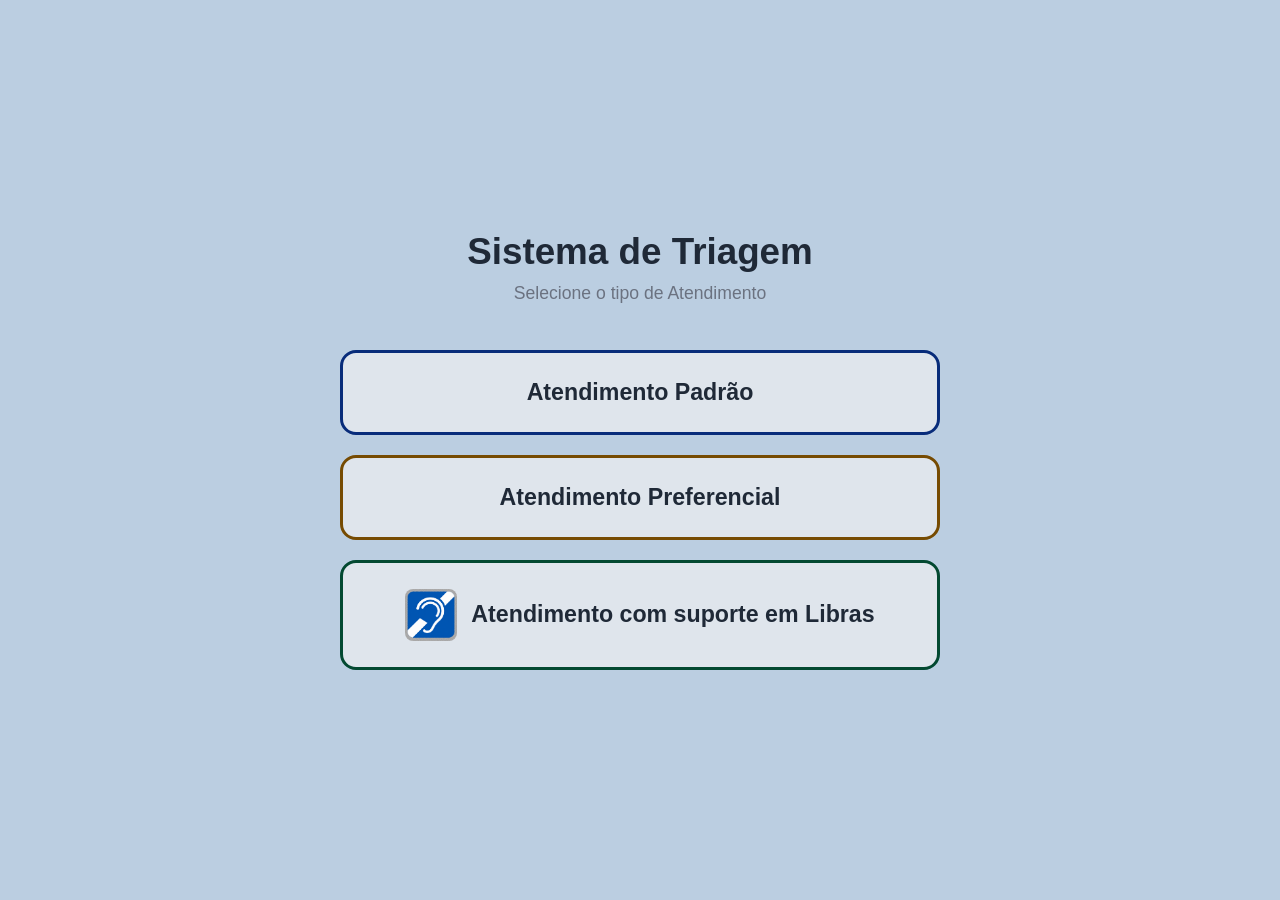
<file: index.html>
<!DOCTYPE html>
<html lang="pt-BR">
<head>
  <meta charset="UTF-8" />
  <meta name="viewport" content="width=device-width, initial-scale=1.0"/>
  <title>Sistema de Triagem</title>

  <link rel="stylesheet" href="style.css" />
</head>
<body>



  <!-- Conteúdo -->
  <main class="container">
    <h1>Sistema de Triagem</h1>
    <p>Selecione o tipo de Atendimento</p>

    <div class="buttons">

      <a href="./pages/Atendimento_Geral.html?tipo=G" onclick="sessionStorage.setItem('inicioTriagem', Date.now())">
          <button class="btn padrao">Atendimento Padrão</button>
      </a>

      <a href="./pages/Atendimento_Geral.html?tipo=P" onclick="sessionStorage.setItem('inicioTriagem', Date.now())">
          <button class="btn preferencial">Atendimento Preferencial</button>
      </a>

      <a href="./pages/Atendimento_Libras.html?tipo=L" onclick="sessionStorage.setItem('inicioTriagem', Date.now())">
        <button class="btn libras">
          <img
            src="./icones/acessibilidade-libras.png"
            alt=""
            class="icone-libras"
          >
          <span>Atendimento com suporte em Libras</span>
        </button>
      </a>

<!--  <a href="./pages/Tela_Monitor.html">
          <button class="btn monitor">Monitor</button>
      </a>

      <a href="./pages/Recepcao.html">
          <button class="btn padrao">Recepção</button>
      </a>
    -->
    </div>
  </main>

</body>
</html>
</file>
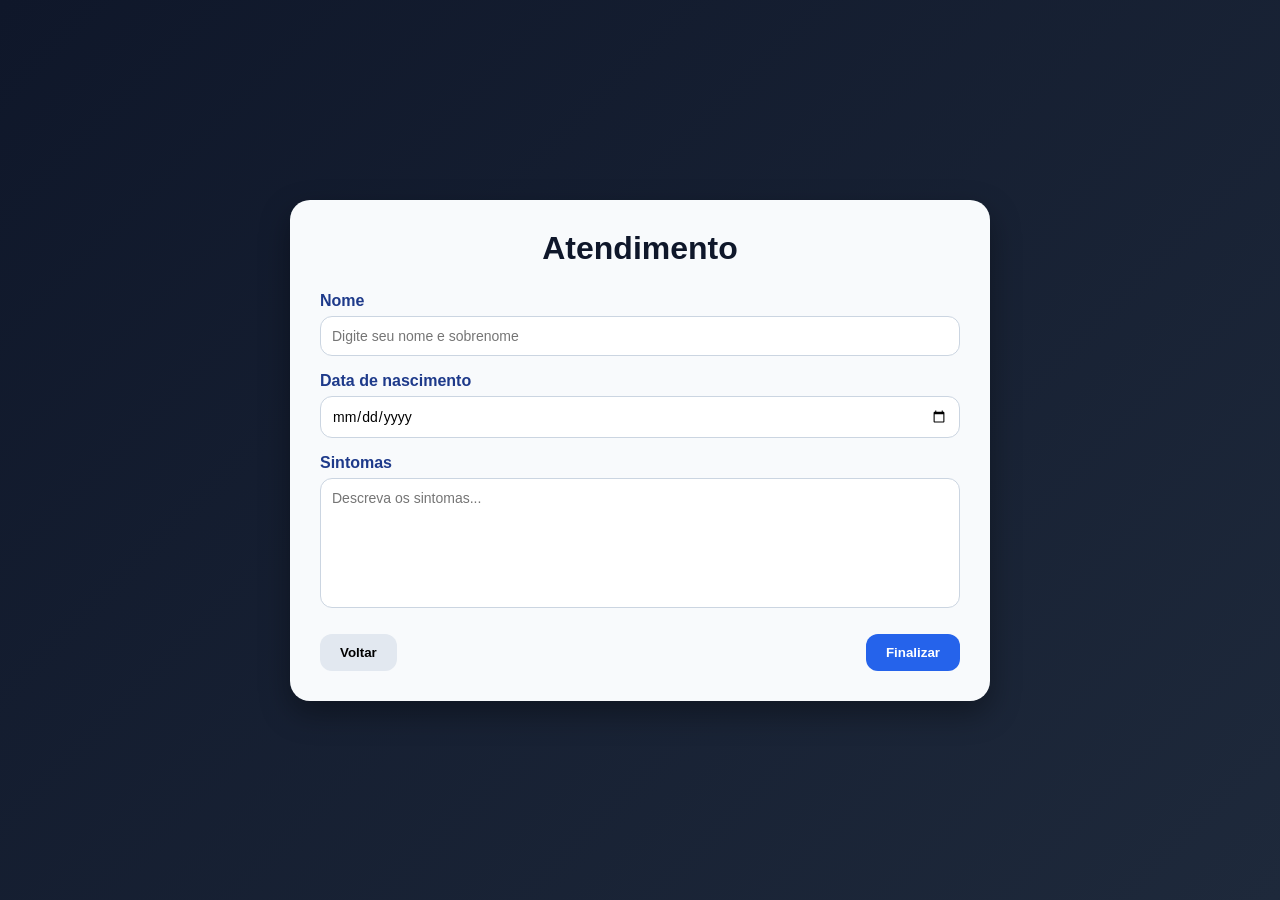
<file: pages/Atendimento_Geral.html>
<!DOCTYPE html>
<html lang="pt-BR">
<head>
    <meta charset="UTF-8">
    <meta name="viewport" content="width=device-width, initial-scale=1.0">
    <title>Atendimento Geral</title>
    <link rel="stylesheet" href="../styles/Atendimento_Geral.css" />
    <script src="../script/Atendimento_Geral.js" defer></script>
</head>
<body>

    <div class="container">

        <h1 class="titulo">Atendimento</h1>

        <form id="formulario">

            <div class="campo">
                <label for="nome">Nome</label>
                <input type="text" id="nome" placeholder="Digite seu nome e sobrenome">
            </div>

            <div class="campo">
                <label for="data">Data de nascimento</label>
                <input type="date" id="data">
            </div>

            <div class="campo">
                <label for="sintomas">Sintomas</label>
                <textarea id="sintomas" placeholder="Descreva os sintomas..."></textarea>
            </div>

            <div class="botoes">
                <button type="button" class="btn voltar" onclick="history.back()">Voltar</button>
                <button type="submit" class="btn finalizar">Finalizar</button>
            </div>

        </form>

    </div>

</body>
</html>
</file>
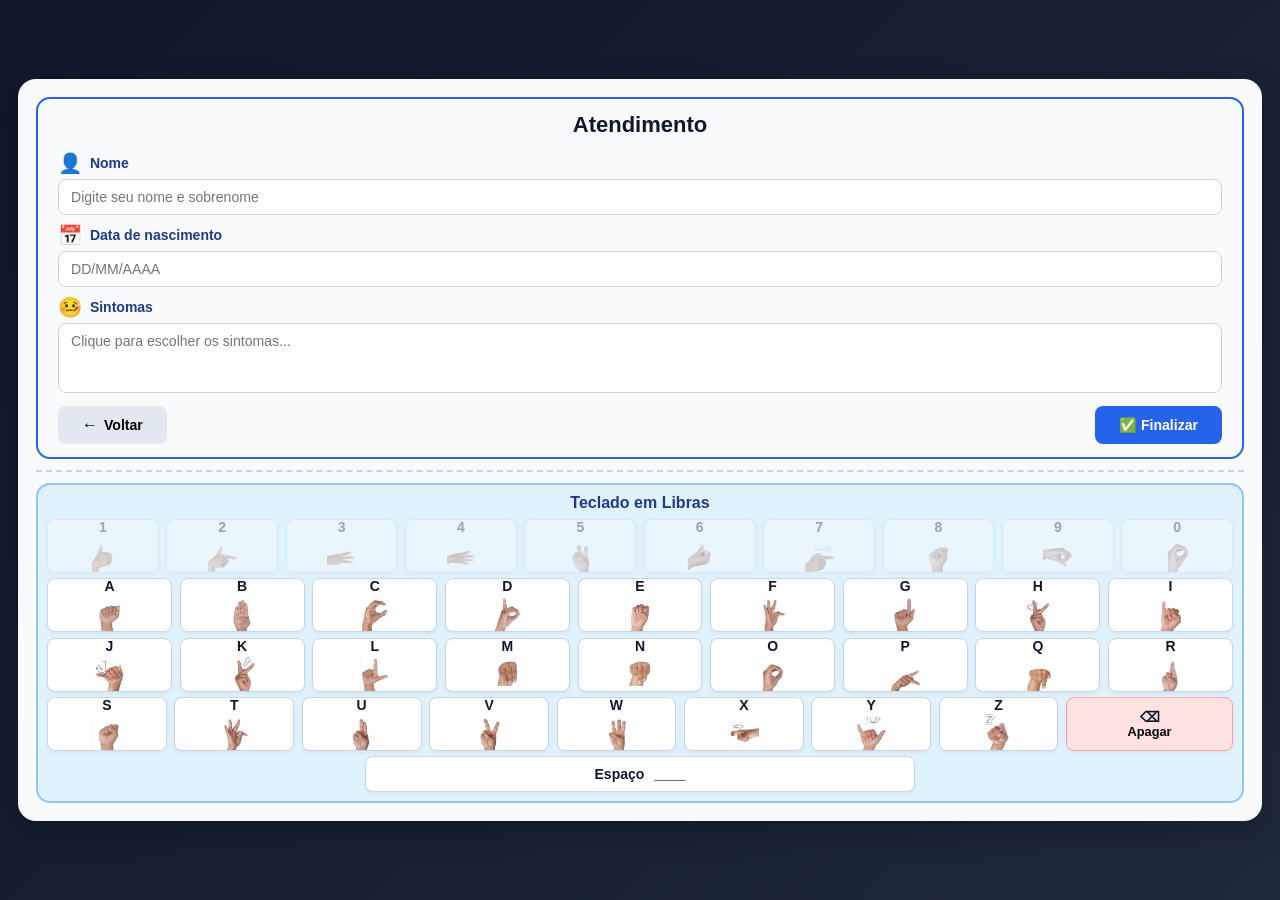
<file: pages/Atendimento_Libras.html>
<!DOCTYPE html>
<html lang="pt-BR">
<head>
    <meta charset="UTF-8">
    <meta name="viewport" content="width=device-width, initial-scale=1.0">
    <title>Atendimento em Libras</title>
    <link rel="stylesheet" href="../styles/Atendimento_Libras.css" />
    <script src="../script/Atendimento_Libras.js" defer></script>
</head>
<body>

    <div class="container">

        <div class="painel-superior">

            <div class="coluna esquerda">
                <h1 class="titulo">Atendimento</h1>

                <form id="formulario" class="formulario">

                    <div class="campo">
                        <label><span class="icone-campo">👤</span> Nome</label>
                        <input type="text" id="nome" placeholder="Digite seu nome e sobrenome">
                    </div>

                    <div class="campo">
                        <label><span class="icone-campo">📅</span> Data de nascimento</label>
                        <input type="date" id="data">
                    </div>

                    <div class="campo campo-sintomas">
                        <label><span class="icone-campo">🤒</span> Sintomas</label>
                        <textarea id="sintomas" placeholder="Clique para escolher os sintomas..." readonly></textarea>
                    </div>

                    <div class="botoes">
                        <button type="button" class="btn voltar" onclick="history.back()">Voltar</button>
                        <button type="submit" class="btn finalizar">✅ Finalizar</button>
                    </div>

                </form>
            </div>

        </div>

        <hr class="divisor">

        <div class="painel-inferior">
            <h2 class="titulo-teclado">Teclado em Libras</h2>

            <div class="teclado-libras">

                <div class="linha-teclado">
                    <button class="tecla"><span class="letra">1</span><span class="sinal"></span></button>
                    <button class="tecla"><span class="letra">2</span><span class="sinal"></span></button>
                    <button class="tecla"><span class="letra">3</span><span class="sinal"></span></button>
                    <button class="tecla"><span class="letra">4</span><span class="sinal"></span></button>
                    <button class="tecla"><span class="letra">5</span><span class="sinal"></span></button>
                    <button class="tecla"><span class="letra">6</span><span class="sinal"></span></button>
                    <button class="tecla"><span class="letra">7</span><span class="sinal"></span></button>
                    <button class="tecla"><span class="letra">8</span><span class="sinal"></span></button>
                    <button class="tecla"><span class="letra">9</span><span class="sinal"></span></button>
                    <button class="tecla"><span class="letra">0</span><span class="sinal"></span></button>
                </div>

                <div class="linha-teclado">
                    <button class="tecla"><span class="letra">A</span><span class="sinal"></span></button>
                    <button class="tecla"><span class="letra">B</span><span class="sinal"></span></button>
                    <button class="tecla"><span class="letra">C</span><span class="sinal"></span></button>
                    <button class="tecla"><span class="letra">D</span><span class="sinal"></span></button>
                    <button class="tecla"><span class="letra">E</span><span class="sinal"></span></button>
                    <button class="tecla"><span class="letra">F</span><span class="sinal"></span></button>
                    <button class="tecla"><span class="letra">G</span><span class="sinal"></span></button>
                    <button class="tecla"><span class="letra">H</span><span class="sinal"></span></button>
                    <button class="tecla"><span class="letra">I</span><span class="sinal"></span></button>
                </div>

                <div class="linha-teclado">
                    <button class="tecla"><span class="letra">J</span><span class="sinal"></span></button>
                    <button class="tecla"><span class="letra">K</span><span class="sinal"></span></button>
                    <button class="tecla"><span class="letra">L</span><span class="sinal"></span></button>
                    <button class="tecla"><span class="letra">M</span><span class="sinal"></span></button>
                    <button class="tecla"><span class="letra">N</span><span class="sinal"></span></button>
                    <button class="tecla"><span class="letra">O</span><span class="sinal"></span></button>
                    <button class="tecla"><span class="letra">P</span><span class="sinal"></span></button>
                    <button class="tecla"><span class="letra">Q</span><span class="sinal"></span></button>
                    <button class="tecla"><span class="letra">R</span><span class="sinal"></span></button>
                </div>

                <div class="linha-teclado">
                    <button class="tecla"><span class="letra">S</span><span class="sinal"></span></button>
                    <button class="tecla"><span class="letra">T</span><span class="sinal"></span></button>
                    <button class="tecla"><span class="letra">U</span><span class="sinal"></span></button>
                    <button class="tecla"><span class="letra">V</span><span class="sinal"></span></button>
                    <button class="tecla"><span class="letra">W</span><span class="sinal"></span></button>
                    <button class="tecla"><span class="letra">X</span><span class="sinal"></span></button>
                    <button class="tecla"><span class="letra">Y</span><span class="sinal"></span></button>
                    <button class="tecla"><span class="letra">Z</span><span class="sinal"></span></button>

                    <button class="tecla apagar">
                        <span class="letra">⌫</span>
                        <span class="sinal">Apagar</span>
                    </button>
                </div>

                <div class="linha-teclado">
                    <button class="tecla espaco">
                        <span class="letra">Espaço</span>
                        <span class="sinal">____</span>
                    </button>
                </div>

            </div>
        </div>

    </div>

    <!-- JANELA DE SINTOMAS -->
    <div id="modalSintomas" class="modal-sintomas">

        <div class="modal-sintomas-conteudo">

            <div class="modal-sintomas-topo">
                <div>
                    <h2>Sintomas em Libras</h2>
                    <p>Assista ao sinal e selecione os sintomas que você está sentindo.</p>
                </div>

                <button type="button" id="fecharSintomas" class="fechar-sintomas">×</button>
            </div>

            <div class="grade-sintomas">

                <div class="card-sintoma" data-sintoma="Dor de barriga">
                    <span class="nome-sintoma">Dor de barriga</span>

                    <div class="video-container">
                        <video class="video-sintoma" autoplay muted loop playsinline preload="metadata">
                            <source src="../sintomas/dor-barriga.mp4" type="video/mp4">
                        </video>

                    </div>

                    <button type="button" class="selecionar-sintoma">Selecionar</button>
                </div>

                <div class="card-sintoma" data-sintoma="Dor de cabeça">
                    <span class="nome-sintoma">Dor de cabeça</span>

                    <div class="video-container">
                        <video class="video-sintoma" autoplay muted loop playsinline preload="metadata">
                            <source src="../sintomas/dor-cabeca.mp4" type="video/mp4">
                        </video>

                    </div>

                    <button type="button" class="selecionar-sintoma">Selecionar</button>
                </div>

                <div class="card-sintoma" data-sintoma="Dor na garganta">
                    <span class="nome-sintoma">Dor na garganta</span>

                    <div class="video-container">
                        <video class="video-sintoma" autoplay muted loop playsinline preload="metadata">
                            <source src="../sintomas/dor-garganta.mp4" type="video/mp4">
                        </video>

                    </div>

                    <button type="button" class="selecionar-sintoma">Selecionar</button>
                </div>

                <div class="card-sintoma" data-sintoma="Dor no corpo">
                    <span class="nome-sintoma">Dor no corpo</span>

                    <div class="video-container">
                        <video class="video-sintoma" autoplay muted loop playsinline preload="metadata">
                            <source src="../sintomas/dor-corpo.mp4" type="video/mp4">
                        </video>

                    </div>

                    <button type="button" class="selecionar-sintoma">Selecionar</button>
                </div>

                <div class="card-sintoma" data-sintoma="Enjoo">
                    <span class="nome-sintoma">Enjoo</span>

                    <div class="video-container">
                        <video class="video-sintoma" autoplay muted loop playsinline preload="metadata">
                            <source src="../sintomas/enjoo.mp4" type="video/mp4">
                        </video>
                        
                    </div>

                    <button type="button" class="selecionar-sintoma">Selecionar</button>
                </div>

                <div class="card-sintoma" data-sintoma="Falta de ar">
                    <span class="nome-sintoma">Falta de ar</span>

                    <div class="video-container">
                        <video class="video-sintoma" autoplay muted loop playsinline preload="metadata">
                            <source src="../sintomas/falta-ar.mp4" type="video/mp4">
                        </video>

                    </div>

                    <button type="button" class="selecionar-sintoma">Selecionar</button>
                </div>

                <div class="card-sintoma" data-sintoma="Febre">
                    <span class="nome-sintoma">Febre</span>

                    <div class="video-container">
                        <video class="video-sintoma" autoplay muted loop playsinline preload="metadata">
                            <source src="../sintomas/febre.mp4" type="video/mp4">
                        </video>

                    </div>

                    <button type="button" class="selecionar-sintoma">Selecionar</button>
                </div>

                <div class="card-sintoma" data-sintoma="Tontura">
                    <span class="nome-sintoma">Tontura</span>

                    <div class="video-container">
                        <video class="video-sintoma" autoplay muted loop playsinline preload="metadata">
                            <source src="../sintomas/tontura.mp4" type="video/mp4">
                        </video>

                    </div>

                    <button type="button" class="selecionar-sintoma">Selecionar</button>
                </div>

            </div>

            <div class="modal-sintomas-botoes">
                <button type="button" id="limparSintomas" class="btn-limpar-sintomas"> 🗑️ Limpar</button>
                <button type="button" id="confirmarSintomas" class="btn-confirmar-sintomas">✅ Confirmar sintomas</button>
            </div>

        </div>

    </div>

</body>
</html>
</file>
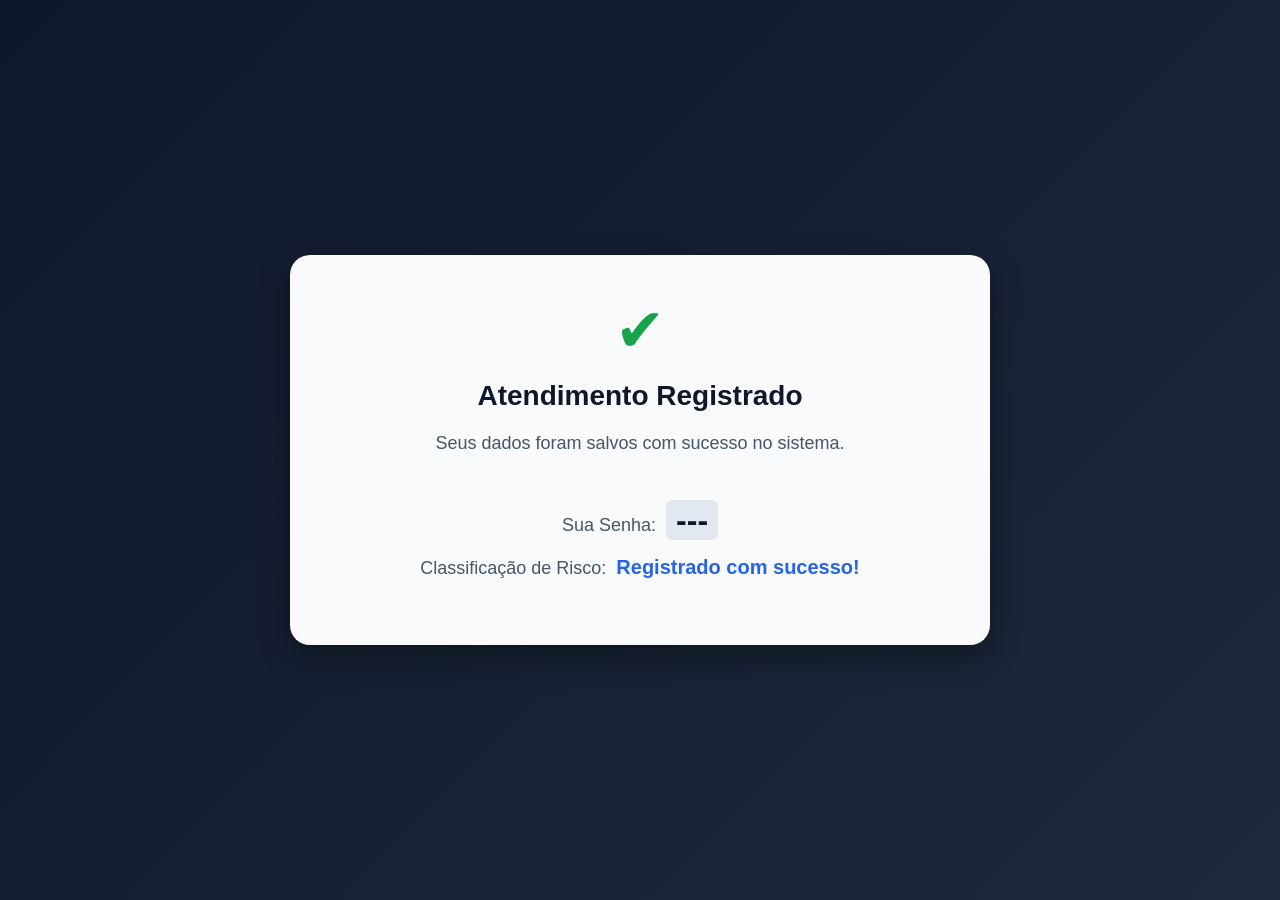
<file: pages/Finalizado.html>
<!DOCTYPE html>
<html lang="pt-BR">
<head>
    <meta charset="UTF-8">
    <meta name="viewport" content="width=device-width, initial-scale=1.0">
    <title>Atendimento Concluído - Triagem</title>
    <link rel="stylesheet" href="../styles/Finalizado.css">
</head>
<body>

    <div class="container">
        <div class="icone" aria-hidden="true">✔</div>

        <h1 class="titulo">Atendimento Registrado</h1>

        <p class="descricao">
            Seus dados foram salvos com sucesso no sistema.<br><br>
            Sua Senha: <strong id="texto-senha" class="valor-senha-inline">Carregando...</strong><br>
            Classificação de Risco: <strong id="texto-gravidade" class="valor-gravidade-inline">Carregando...</strong>
        </p>
    </div>

    <script>
        const SUPABASE_URL = "https://drfjnznvfrofednoexgq.supabase.co";
        const SUPABASE_KEY = "eyJhbGciOiJIUzI1NiIsInR5cCI6IkpXVCJ9.eyJpc3MiOiJzdXBhYmFzZSIsInJlZiI6ImRyZmpuem52ZnJvZmVkbm9leGdxIiwicm9sZSI6ImFub24iLCJpYXQiOjE3ODQwNDUwMDgsImV4cCI6MjA5OTYyMTAwOH0.aYkwoAOjq9WzY8ZId4KvgxZbsBpCZPbUQU6oUjVLkBs"; 

        const urlParams = new URLSearchParams(window.location.search);
        const pacienteId = urlParams.get("id");

        async function carregarUltimoAtendimento() {
            try {
                const response = await fetch(`${SUPABASE_URL}/rest/v1/paciente?select=senha,gravidade&id=eq.${pacienteId}`, {
                    headers: {
                        "apikey": SUPABASE_KEY,
                        "Authorization": `Bearer ${SUPABASE_KEY}`
                    }
                });

                const dados = await response.json();
                
                if (dados && dados.length > 0) {
                    const paciente = dados[0];
                    document.getElementById('texto-senha').textContent = paciente.senha || "---";
                    document.getElementById('texto-gravidade').textContent = (paciente.gravidade || "Verde").toUpperCase();
                } else {
                    document.getElementById('texto-senha').textContent = "---";
                    document.getElementById('texto-gravidade').textContent = "Registrado com sucesso!";
                }
            } catch (error) {
                console.error("Erro ao buscar dados do atendimento:", error);
                document.getElementById('texto-senha').textContent = "---";
                document.getElementById('texto-gravidade').textContent = "Registrado com sucesso!";
            }
        }

        carregarUltimoAtendimento();

        setTimeout(function() {
            window.location.href = "../index.html";
        }, 6000); 
    </script>

</body>
</html>
</file>
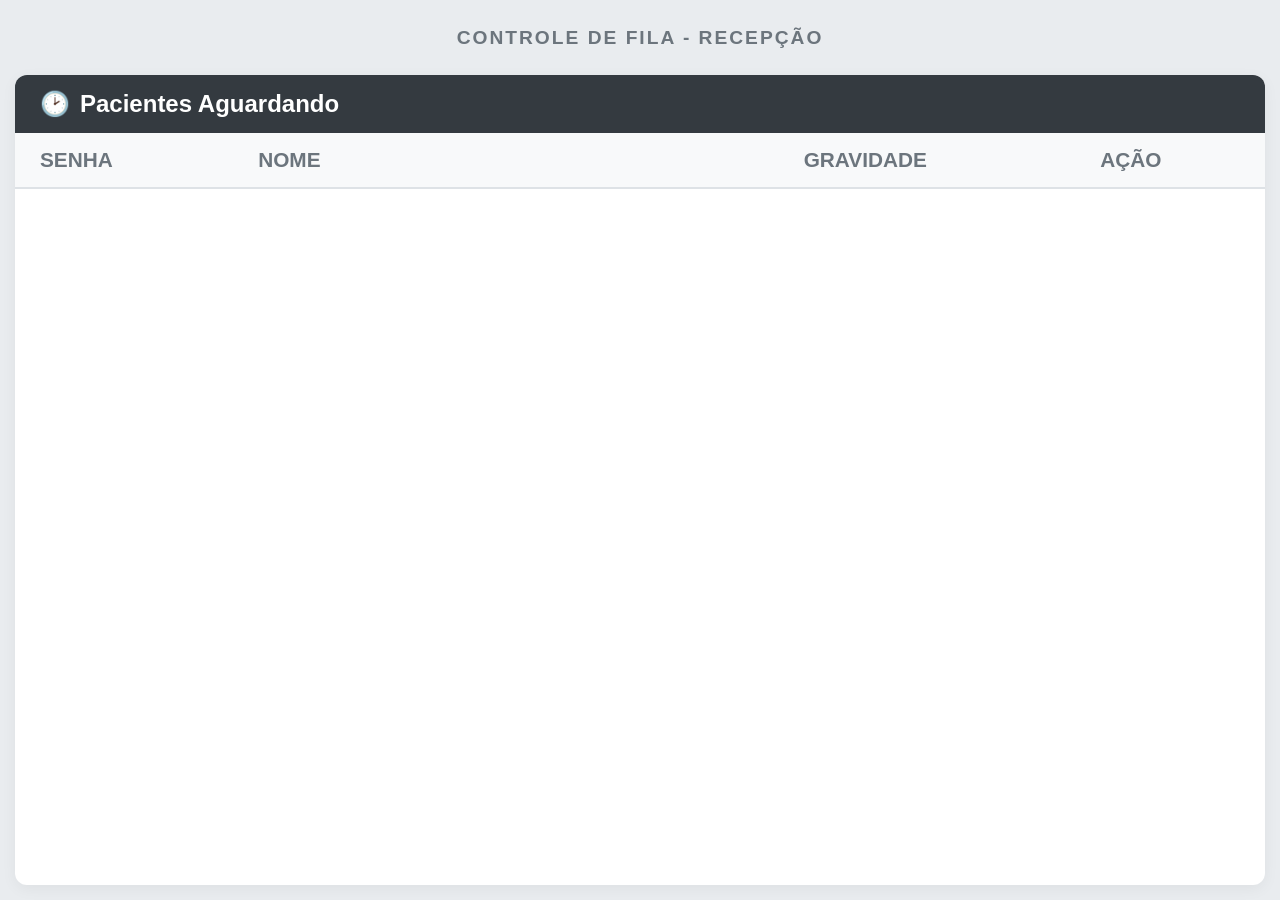
<file: pages/Recepcao.html>
<!DOCTYPE html>
<html lang="pt-BR">
<head>
    <meta charset="UTF-8">
    <meta name="viewport" content="width=device-width, initial-scale=1.0">
    <title>Painel da Recepção - Triagem</title>
    <link rel="stylesheet" href="../styles/Recepcao.css" />
    <!-- Substitua pelo caminho correto do seu JS da recepção -->
    <script src="../script/Recepcao.js" defer></script> 
</head>
<body>

    <header>Controle de Fila - Recepção</header>

    <div class="area-inferior">
        
        <div class="tabela-titulo">
            <span>&#128337;</span> Pacientes Aguardando
        </div>

        <!-- Adicionada a coluna de AÇÕES -->
        <div class="grid-header">
            <div>SENHA</div>
            <div>NOME</div>
            <div>GRAVIDADE</div>
            <div style="text-align: center;">AÇÃO</div> 
        </div>

        <div class="lista-rolagem" id="lista-pacientes">
            <!-- A lista será gerada aqui pelo JavaScript -->
        </div>
        
    </div>

</body>
</html>
</file>
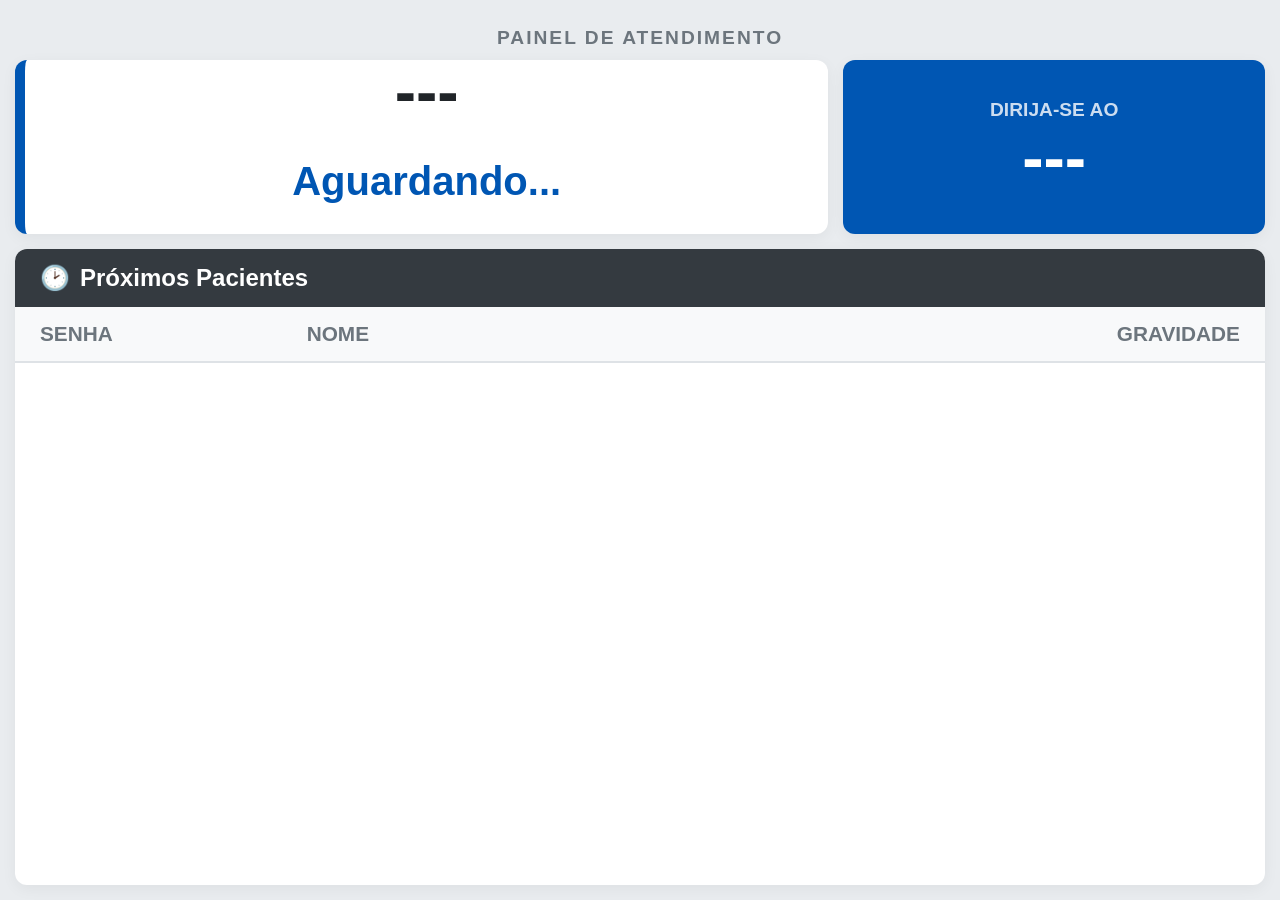
<file: pages/Tela_Monitor.html>
<!DOCTYPE html>
<html lang="pt-BR">
<head>
    <meta charset="UTF-8">
    <meta name="viewport" content="width=device-width, initial-scale=1.0">
    <title>Painel de Chamada Hospitalar</title>
    <link rel="stylesheet" href="../styles/Tela_Monitor.css" />
    <script src="../script/Monitor.js" defer></script>
</head>
<body>

    <header>Painel de Atendimento</header>

    <div class="area-superior">
        
        <div class="card-chamada info-paciente animar-chamada" id="paciente-destaque">
            
            <div class="bloco-dado">
                <span class="valor-senha" id="destaque-senha">---</span>
            </div>

            <div class="bloco-dado" style="text-align: right; margin-bottom: 30px;">
                <span class="valor-nome" id="destaque-nome">Aguardando...</span>
            </div>

        </div>

        <div class="card-chamada info-local">
            <span class="label">Dirija-se ao</span>
            <span class="valor-local" id="destaque-guiche">---</span>
        </div>

    </div>

    <div class="area-inferior">
        
        <div class="tabela-titulo">
            <span>&#128337;</span> Próximos Pacientes
        </div>

        <div class="grid-header">
            <div>SENHA</div>
            <div>NOME</div>
            <div>GRAVIDADE</div>
        </div>

        <div class="lista-rolagem" id="lista-pacientes">
            </div>
        
    </div>

</body>
</html>
</file>
<file: style.css>
/* Reset */
* {
  margin: 0;
  padding: 0;
  box-sizing: border-box;
  font-family: "Segoe UI", Tahoma, Geneva, Verdana, sans-serif;
}

body {
  height: 100vh;
  background-color: #bbcee1;
  display: flex;
  flex-direction: column;
}

/* Header */
header {
  display: flex;
  justify-content: flex-end;
  padding: 20px 30px;
}

.logo {
  width: 130px;
}

/* Centro */
.container {
  flex: 1;
  display: flex;
  flex-direction: column;
  justify-content: center;
  align-items: center;
  text-align: center;
}

.container h1 {
  font-size: 2.3rem;
  color: #1f2937;
  margin-bottom: 10px;
}

.container p {
  color: #6b7280;
  margin-bottom: 46px;
  font-size: 1.1rem;
}

/* Botões */
.buttons {
  width: 600px; 
  display: flex;
  flex-direction: column;
  gap: 20px;
}

.btn {
  width: 100%;
  padding: 26px; 
  font-size: 1.45rem; 
  font-weight: 700;
  border-radius: 16px;
  background-color: #dfe5ec;
  color: #1f2937;
  border: 3px solid; 
  cursor: pointer;
  transition: all 0.2s ease;
}

.padrao {
  border-color: #082c7a;
}

.preferencial {
  border-color: #764b02;
}

.libras {
  border-color: #034931;
  display: flex;
  align-items: center;
  justify-content: center;
  gap: 14px;
}

.icone-libras {
  width: 52px;
  height: 52px;
  object-fit: contain;
  flex-shrink: 0;
  border-radius: 8px;
}

.btn:hover {
  transform: translateY(-2px);
  box-shadow: 0 12px 26px rgba(0, 0, 0, 0.12);
  background-color: #d3dae2; 
}

.buttons a {
  text-decoration: none;
}
</file>
<file: styles/Atendimento_Geral.css>
/* Reset básico */
* {
    margin: 0;
    padding: 0;
    box-sizing: border-box;
    font-family: Arial, Helvetica, sans-serif;
}

/* Fundo da página */
body {
    height: 100vh;
    background: linear-gradient(135deg, #0f172a, #1e293b);
    display: flex;
    align-items: center;
    justify-content: center;
}

/* Caixa principal */
.container {
    background: #f8fafc;
    width: 700px;
    padding: 30px;
    border-radius: 20px;
    box-shadow: 0 12px 30px rgba(0, 0, 0, 0.35);
}

/* Título */
.titulo {
    text-align: center;
    margin-bottom: 25px;
    color: #0f172a;
}

/* Espaçamento dos campos */
.campo {
    margin-bottom: 16px;
}

/* Labels */
label {
    display: block;
    font-weight: bold;
    margin-bottom: 6px;
    color: #1e3a8a;
}

/* Inputs e textarea */
input,
textarea {
    width: 100%;
    padding: 11px;
    border-radius: 12px;
    border: 1px solid #cbd5e1;
    font-size: 14px;
    outline: none;
    transition: 0.2s;
}

/* Foco azul bonito */
input:focus,
textarea:focus {
    border-color: #2563eb;
    box-shadow: 0 0 0 2px rgba(37, 99, 235, 0.2);
}

/* Altura do campo de sintomas */
textarea {
    height: 130px;
    resize: none;
}

/* Área dos botões */
.botoes {
    display: flex;
    justify-content: space-between;
    margin-top: 22px;
}

/* Botões padrão */
.btn {
    padding: 11px 20px;
    border-radius: 12px;
    border: none;
    cursor: pointer;
    font-weight: bold;
    transition: 0.2s;
}

/* Botão voltar */
.voltar {
    background: #e2e8f0;
}

.voltar:hover {
    background: #cbd5e1;
}

/* Botão finalizar */
.finalizar {
    background: #2563eb;
    color: white;
}

.finalizar:hover {
    background: #1d4ed8;
}
</file>
<file: styles/Atendimento_Libras.css>
* {
    margin: 0;
    padding: 0;
    box-sizing: border-box;
    font-family: Arial, Helvetica, sans-serif;
}

body {
    background: linear-gradient(135deg, #0f172a, #1e293b);
    display: flex;
    justify-content: center;
    align-items: center;
    min-height: 100vh;
    padding: clamp(10px, 2vh, 20px);
}

body.modal-aberto {
    overflow: hidden;
}

.container {
    display: flex;
    flex-direction: column;
    width: 100%;
    max-width: 1300px;
    max-height: 98vh;
    background: #f8fafc;
    border-radius: 18px;
    padding: clamp(12px, 2vh, 18px);
    gap: clamp(8px, 1.2vh, 14px);
    box-shadow: 0 10px 30px rgba(0, 0, 0, 0.25);
    overflow-y: auto;
}

.painel-superior {
    display: flex;
    width: 100%;
    flex-shrink: 0;
}

.coluna {
    border: 2px solid #2563eb;
    border-radius: 14px;
    padding: clamp(10px, 1.5vh, 16px) clamp(12px, 1.8vw, 20px);
    display: flex;
    flex-direction: column;
}

.esquerda {
    flex: 1;
    width: 100%;
}

.titulo {
    text-align: center;
    margin-bottom: clamp(8px, 1.5vh, 14px);
    color: #0f172a;
    font-size: clamp(18px, 2vw, 22px);
}

.formulario {
    display: flex;
    flex-direction: column;
    gap: clamp(8px, 1vh, 12px);
}

.campo {
    display: flex;
    flex-direction: column;
    gap: 4px;
}

.campo-sintomas {
    flex: 1;
}

label {
    font-weight: bold;
    color: #1e3a8a;
    font-size: clamp(12px, 1.1vw, 14px);
}

input {
    padding: clamp(6px, 1vh, 9px) 12px;
    border-radius: 8px;
    border: 1px solid #cbd5e1;
    outline: none;
    font-size: clamp(13px, 1.1vw, 15px);
}

textarea {
    padding: clamp(8px, 1vh, 10px) 12px;
    border-radius: 8px;
    border: 1px solid #cbd5e1;
    outline: none;
    font-size: clamp(13px, 1.1vw, 15px);
    width: 100%;
    min-height: 70px;
    resize: none;
}

#sintomas {
    cursor: pointer;
    background: white;
}

#sintomas:hover {
    border-color: #2563eb;
}

input:focus,
textarea:focus {
    border-color: #2563eb;
    box-shadow: 0 0 0 2px rgba(37, 99, 235, 0.2);
}

.botoes {
    display: flex;
    justify-content: space-between;
    margin-top: 4px;
}

.btn {
    padding: clamp(8px, 1.2vh, 10px) clamp(16px, 2vw, 24px);
    border-radius: 8px;
    border: none;
    cursor: pointer;
    font-weight: bold;
    font-size: clamp(13px, 1.1vw, 15px);
}

.voltar {
    background: #e2e8f0;
}

.finalizar {
    background: #2563eb;
    color: white;
}

.finalizar:disabled {
    opacity: 0.6;
    cursor: not-allowed;
}

.divisor {
    border: none;
    border-top: 2px dashed #cbd5e1;
}


/* ========================================== */
/* TECLADO EM LIBRAS */
/* ========================================== */

.painel-inferior {
    background: #e0f2fe;
    border-radius: 14px;
    padding: clamp(6px, 1vh, 12px);
    border: 2px solid #93c5fd;
    display: flex;
    flex-direction: column;
    justify-content: center;
    flex-shrink: 0;
}

.titulo-teclado {
    text-align: center;
    color: #1e3a8a;
    font-size: clamp(14px, 1.3vw, 16px);
    margin-bottom: clamp(4px, 0.8vh, 8px);
}

.teclado-libras {
    display: flex;
    flex-direction: column;
    gap: clamp(4px, 0.6vh, 8px);
    align-items: center;
    width: 100%;
}

.linha-teclado {
    display: flex;
    gap: clamp(4px, 0.6vw, 8px);
    justify-content: center;
    width: 100%;
}

.tecla {
    flex: 1;
    min-width: 0;
    height: clamp(50px, 6vh, 65px);
    background: white;
    border: 1.5px solid #cbd5e1;
    border-radius: 8px;
    display: flex;
    flex-direction: column;
    align-items: center;
    justify-content: center;
    cursor: pointer;
    box-shadow: 0 2px 4px rgba(0, 0, 0, 0.05);
    transition: transform 0.1s, background 0.2s, border-color 0.2s;
}

.tecla:hover {
    background: #eff6ff;
    border-color: #2563eb;
}

.tecla:active {
    transform: scale(0.95);
}

.tecla .letra {
    font-size: clamp(12px, 1.1vw, 14px);
    font-weight: bold;
    color: #0f172a;
    line-height: 1;
}

.tecla .sinal {
    width: 100%;
    height: 38px;
    margin-top: 2px;
    display: flex;
    align-items: center;
    justify-content: center;
    line-height: 1;
}

.tecla .sinal img {
    width: 36px;
    height: 36px;
    object-fit: contain;
    display: block;
}

.tecla.apagar {
    flex: 1.4;
    background: #fee2e2;
    border-color: #fca5a5;
}

.tecla.apagar .sinal {
    font-size: clamp(11px, 1vw, 13px);
    font-weight: bold;
    height: auto;
}

.tecla.espaco {
    flex: initial;
    width: clamp(280px, 45vw, 550px);
    height: clamp(30px, 4vh, 38px);
    flex-direction: row;
    gap: 10px;
}

.tecla.espaco .sinal {
    margin-top: 0;
    width: auto;
    height: auto;
    font-size: clamp(12px, 1.1vw, 14px);
    font-weight: bold;
}

.erro {
    color: #dc2626;
    font-size: 12px;
}


/* ========================================== */
/* MODAL DE SINTOMAS EM LIBRAS */
/* ========================================== */

.modal-sintomas {
    position: fixed;
    inset: 0;
    background: rgba(15, 23, 42, 0.75);
    display: none;
    justify-content: center;
    align-items: center;
    padding: 20px;
    z-index: 1000;
}

.modal-sintomas.ativo {
    display: flex;
}

.modal-sintomas-conteudo {
    width: 95%;
    max-width: 1250px;
    max-height: 95vh;
    background: white;
    border-radius: 14px;
    padding: 20px;
}

.modal-sintomas-topo {
    display: flex;
    justify-content: space-between;
    align-items: flex-start;
    gap: 15px;
    margin-bottom: 20px;
}

.modal-sintomas-topo h2 {
    color: #1e3a8a;
    font-size: 22px;
    margin-bottom: 4px;
}

.modal-sintomas-topo p {
    color: #64748b;
    font-size: 14px;
}

.fechar-sintomas {
    flex-shrink: 0;
    border: none;
    background: #e2e8f0;
    color: #0f172a;
    width: 38px;
    height: 38px;
    border-radius: 8px;
    font-size: 25px;
    line-height: 1;
    cursor: pointer;
}

.fechar-sintomas:hover {
    background: #cbd5e1;
}


/* ========================================== */
/* CARDS DOS SINTOMAS */
/* ========================================== */

.grade-sintomas {
    display: grid;
    grid-template-columns: repeat(4, minmax(0, 1fr));
    gap: 15px;
}

.card-sintoma {
    background: white;
    border: 2px solid #cbd5e1;
    border-radius: 12px;
    padding: 12px;
    transition: transform 0.15s, border-color 0.2s, background 0.2s, box-shadow 0.2s;
}

.card-sintoma:hover {
    border-color: #2563eb;
    transform: translateY(-2px);
}

.card-sintoma.selecionado {
    border-color: #2563eb;
    background: #eff6ff;
    box-shadow: 0 0 0 2px rgba(37, 99, 235, 0.12);
}

.nome-sintoma {
    display: block;
    text-align: center;
    color: #0f172a;
    font-weight: bold;
    font-size: 16px;
    margin-bottom: 10px;
}


/* ========================================== */
/* VÍDEOS DOS SINTOMAS */
/* ========================================== */

.video-container {
    position: relative;
    width: 100%;
    height: 150px;

    display: flex;
    align-items: center;
    justify-content: center;

    background: transparent;
    border-radius: 9px;
    overflow: hidden;
}

.video-sintoma {
    width: auto;
    height: 100%;
    max-width: 100%;
    display: block;
    object-fit: contain;
    border-radius: 9px;
}

.btn-play-video {
    position: absolute;
    top: 50%;
    left: 50%;
    transform: translate(-50%, -50%);
    width: 52px;
    height: 52px;
    border: none;
    border-radius: 50%;
    background: rgba(15, 23, 42, 0.78);
    color: white;
    font-size: 22px;
    cursor: pointer;
    display: flex;
    align-items: center;
    justify-content: center;
    z-index: 2;
    transition: background 0.2s, transform 0.15s;
}

.btn-play-video:hover {
    background: rgba(37, 99, 235, 0.9);
    transform: translate(-50%, -50%) scale(1.05);
}

.btn-play-video:active {
    transform: translate(-50%, -50%) scale(0.95);
}

.btn-play-video.oculto {
    display: none;
}


/* ========================================== */
/* BOTÃO SELECIONAR SINTOMA */
/* ========================================== */

.selecionar-sintoma {
    display: flex;
    align-items: center;
    justify-content: center;
    gap: 6px;

    width: 100%;
    margin-top: 10px;
    background: #2563eb;
    color: white;
    padding: 8px;
    border: none;
    border-radius: 7px;
    font-weight: bold;
    text-align: center;
    cursor: pointer;
    transition: background 0.2s;
}

.selecionar-sintoma::before {
    content: "\2713";
    font-size: 15px;
    font-weight: bold;
}

.selecionar-sintoma:hover {
    background: #1d4ed8;
}

.card-sintoma.selecionado .selecionar-sintoma {
    background: #16a34a;
}


/* ========================================== */
/* BOTÕES DO MODAL */
/* ========================================== */

.modal-sintomas-botoes {
    display: flex;
    justify-content: flex-end;
    gap: 10px;
    margin-top: 20px;
}

.btn-limpar-sintomas,
.btn-confirmar-sintomas {
    border: none;
    border-radius: 8px;
    padding: 10px 18px;
    font-weight: bold;
    font-size: 14px;
    cursor: pointer;
}

.btn-limpar-sintomas {
    background: #e2e8f0;
    color: #0f172a;
}

.btn-limpar-sintomas:hover {
    background: #cbd5e1;
}

.btn-confirmar-sintomas {
    background: #2563eb;
    color: white;
}

.btn-confirmar-sintomas:hover {
    background: #1d4ed8;
}

/*Botão voltar */
.voltar {
    background: #e2e8f0;

    display: flex;
    align-items: center;
    justify-content: center;
    gap: 6px;
}

.voltar::before {
    content: "\2190";
    font-size: 16px;
    font-weight: bold;
}

.icone-campo {
    font-size: 1.4em;
    vertical-align: -2px;
    margin-right: 4px;
}

/* ========================================== */
/* RESPONSIVIDADE */
/* ========================================== */

@media (max-height: 700px) {

    .tecla {
        height: 48px;
    }

    .tecla .sinal img {
        width: 28px;
        height: 28px;
    }

    .video-container {
        height: 120px;
    }
}

@media (max-width: 800px) {

    .grade-sintomas {
        grid-template-columns: repeat(2, 1fr);
    }

    .modal-sintomas-conteudo {
        padding: 16px;
    }
}

@media (max-width: 500px) {

    body {
        align-items: flex-start;
    }

    .grade-sintomas {
        grid-template-columns: 1fr;
    }

    .modal-sintomas {
        padding: 10px;
    }

    .modal-sintomas-botoes {
        flex-direction: column;
    }

    .btn-limpar-sintomas,
    .btn-confirmar-sintomas {
        width: 100%;
    }

    .tecla.espaco {
        width: 80%;
    }
}
</file>
<file: styles/Finalizado.css>
* {
    margin: 0;
    padding: 0;
    box-sizing: border-box;
    font-family: Arial, Helvetica, sans-serif;
}

body {
    height: 100vh;
    background: linear-gradient(135deg, #0f172a, #1e293b);
    display: flex;
    align-items: center;
    justify-content: center;
}

.container {
    background: #f8fafc;
    width: 700px;
    padding: 40px;
    border-radius: 20px;
    box-shadow: 0 12px 30px rgba(0, 0, 0, 0.35);
    text-align: center;
    animation: aparecer 0.6s ease-in-out;
}

.icone {
    font-size: 60px;
    color: #16a34a;
    margin-bottom: 15px;
}

.titulo {
    margin-bottom: 15px;
    color: #0f172a;
    font-size: 28px;
}

.descricao {
    color: #475569;
    margin-bottom: 20px;
    font-size: 18px;
    line-height: 1.8;
}

/* --- DESTAQUE PARA OS DADOS NO TEXTO --- */
.valor-senha-inline {
    font-size: 32px;
    color: #0f172a;
    font-weight: 800;
    background: #e2e8f0;
    padding: 2px 10px;
    border-radius: 6px;
    margin-left: 5px;
}

.valor-gravidade-inline {
    color: #2563eb;
    font-size: 20px;
    font-weight: bold;
    margin-left: 5px;
}

/* Animação */
@keyframes aparecer {
    from {
        opacity: 0;
        transform: translateY(20px);
    }
    to {
        opacity: 1;
        transform: translateY(0);
    }
}
</file>
<file: styles/Recepcao.css>
/* --- VARIÁVEIS DE COR E FONTE --- */
:root {
    --primary-color: #0056b3; 
    --accent-color: #00a8ff;
    --bg-color: #e9ecef;
    --card-bg: #ffffff;
    --text-dark: #212529;
    --text-muted: #6c757d;
    --border-radius: 12px;
    --shadow: 0 4px 15px rgba(0,0,0,0.05);
    
    /* Cores do Protocolo de Manchester */
    --vermelho: #dc2626; 
    --laranja: #ff9100;  
    --amarelo: #ffd000;  
    --verde: #16a34a;    
    --azul: #2563eb;     
}

* {
    margin: 0;
    padding: 0;
    box-sizing: border-box;
    font-family: 'Segoe UI', 'Roboto', Helvetica, Arial, sans-serif;
}

body {
    height: 100vh;
    width: 100vw;
    background-color: var(--bg-color);
    display: flex;
    flex-direction: column;
    padding: 15px; 
    overflow: hidden;
}

header {
    height: 5vh;
    display: flex;
    align-items: center;
    justify-content: center;
    color: var(--text-muted);
    font-size: 1.2rem;
    font-weight: 600;
    text-transform: uppercase;
    letter-spacing: 2px;
    margin-bottom: 15px;
}

.area-inferior {
    flex: 1; 
    background: var(--card-bg);
    border-radius: var(--border-radius);
    box-shadow: var(--shadow);
    display: flex;
    flex-direction: column;
    overflow: hidden;
}

.tabela-titulo {
    padding: 15px 25px;
    background-color: #343a40;
    color: white;
    font-size: 1.5rem;
    font-weight: 600;
    display: flex;
    align-items: center;
    gap: 10px;
}

/* GRID DA TABELA REAJUSTADO PARA 4 COLUNAS */
.grid-header, .grid-row {
    display: grid;
    grid-template-columns: 1fr 2.5fr 1fr 1fr;
    padding: 15px 25px;
    align-items: center;
}

.grid-header {
    background-color: #f8f9fa;
    border-bottom: 2px solid #dee2e6;
    font-weight: 700;
    color: var(--text-muted);
    font-size: 1.3rem;
}

.lista-rolagem {
    flex: 1;
    overflow-y: auto;
}

.grid-row {
    border-bottom: 1px solid #eee;
    font-size: 1.5rem; 
    color: var(--text-dark);
    padding: 20px 25px;
}

.grid-row:nth-child(even) {
    background-color: #fcfcfc;
}

.badge {
    padding: 5px 15px;
    border-radius: 50px;
    font-size: 1rem;
    font-weight: bold;
    color: white;
    text-transform: uppercase;
    width: fit-content;
}

/* Classes dinâmicas para as cores de gravidade */
.bg-vermelho { background-color: var(--vermelho); }
.bg-laranja  { background-color: var(--laranja); }
.bg-amarelo  { background-color: var(--amarelo); color: #fff; } /* Texto branco para destacar no amarelo escuro */
.bg-verde    { background-color: var(--verde); }
.bg-azul     { background-color: var(--azul); }

/* --- ESTILO DO BOTÃO CHAMAR --- */
.btn-chamar {
    background-color: var(--primary-color);
    color: white;
    border: none;
    padding: 10px 20px;
    border-radius: 8px;
    font-size: 1.1rem;
    font-weight: bold;
    cursor: pointer;
    transition: background-color 0.2s, transform 0.1s;
    box-shadow: 0 2px 5px rgba(0,0,0,0.1);
}

.btn-chamar:hover {
    background-color: #004494;
}

.btn-chamar:active {
    transform: scale(0.95);
}
</file>
<file: styles/Tela_Monitor.css>
/* --- VARIÁVEIS DE COR E FONTE --- */
:root {
    --primary-color: #0056b3; 
    --accent-color: #00a8ff;
    --bg-color: #e9ecef;
    --card-bg: #ffffff;
    --text-dark: #212529;
    --text-muted: #6c757d;
    --border-radius: 12px;
    --shadow: 0 4px 15px rgba(0,0,0,0.05);
    
    /* Cores do Protocolo de Manchester */
    --vermelho: #dc2626; 
    --laranja: #ff9100;  
    --amarelo: #ffd000;  
    --verde: #16a34a;    
    --azul: #2563eb;   
}

* {
    margin: 0;
    padding: 0;
    box-sizing: border-box;
    font-family: 'Segoe UI', 'Roboto', Helvetica, Arial, sans-serif;
}

body {
    height: 100vh;
    width: 100vw;
    background-color: var(--bg-color);
    display: flex;
    flex-direction: column;
    padding: 15px; 
    overflow: hidden;
}

header {
    height: 5vh;
    display: flex;
    align-items: center;
    justify-content: center;
    color: var(--text-muted);
    font-size: 1.2rem;
    font-weight: 600;
    text-transform: uppercase;
    letter-spacing: 2px;
}

.area-superior {
    height: 20%; 
    display: flex;
    gap: 15px;
    margin-bottom: 15px;
}

.card-chamada {
    background: var(--card-bg);
    border-radius: var(--border-radius);
    box-shadow: var(--shadow);
    padding: 0 20px;
    display: flex;
    flex-direction: column;
    justify-content: center;
    position: relative;
    border-left: 10px solid var(--primary-color);
}

.info-paciente {
    flex: 2; 
    display: flex;
    justify-content: space-between;
    align-items: center;
}

.bloco-dado {
    display: flex;
    flex-direction: column;
}

.label {
    font-size: 1.2rem;
    color: var(--text-muted);
    text-transform: uppercase;
    font-weight: 600;
}

.valor-senha {
    font-size: 4rem;
    font-weight: 800;
    color: var(--text-dark);
    line-height: 1;
}

.valor-nome {
    font-size: 2.5rem;
    font-weight: 600;
    color: var(--primary-color);
    white-space: nowrap;
    overflow: hidden;
    text-overflow: ellipsis;
    max-width: 30vw;
}

.info-local {
    flex: 1;
    align-items: center;
    text-align: center;
    background-color: var(--primary-color);
    color: white;
    border-left: none;
}

.info-local .label {
    color: rgba(255,255,255, 0.8);
}

.info-local .valor-local {
    font-size: 4rem;
    font-weight: 800;
}

.area-inferior {
    flex: 1; 
    background: var(--card-bg);
    border-radius: var(--border-radius);
    box-shadow: var(--shadow);
    display: flex;
    flex-direction: column;
    overflow: hidden;
}

.tabela-titulo {
    padding: 15px 25px;
    background-color: #343a40;
    color: white;
    font-size: 1.5rem;
    font-weight: 600;
    display: flex;
    align-items: center;
    gap: 10px;
}

.grid-header, .grid-row {
    display: grid;
    grid-template-columns: 1fr 2.5fr 1fr;
    padding: 15px 25px;
    align-items: center;
}

.grid-header {
    background-color: #f8f9fa;
    border-bottom: 2px solid #dee2e6;
    font-weight: 700;
    color: var(--text-muted);
    font-size: 1.3rem;
}

.grid-header div:last-child {
    text-align: right;
}

.lista-rolagem {
    flex: 1;
    overflow-y: hidden;
}

.grid-row {
    border-bottom: 1px solid #eee;
    font-size: 1.8rem; 
    color: var(--text-dark);
    height: 20%;
}

.grid-row:nth-child(even) {
    background-color: #fcfcfc;
}

.grid-row div:last-child {
    display: flex;
    justify-content: flex-end;
}

.badge {
    padding: 5px 15px;
    border-radius: 50px;
    font-size: 1rem;
    font-weight: bold;
    color: white;
    text-transform: uppercase;
    width: fit-content;
}

/* Classes dinâmicas de cores corrigidas */
.bg-vermelho { background-color: var(--vermelho); }
.bg-laranja  { background-color: var(--laranja); }
.bg-amarelo  { background-color: var(--amarelo); color: #fff; }
.bg-verde    { background-color: var(--verde); }
.bg-azul     { background-color: var(--azul); }
</file>
